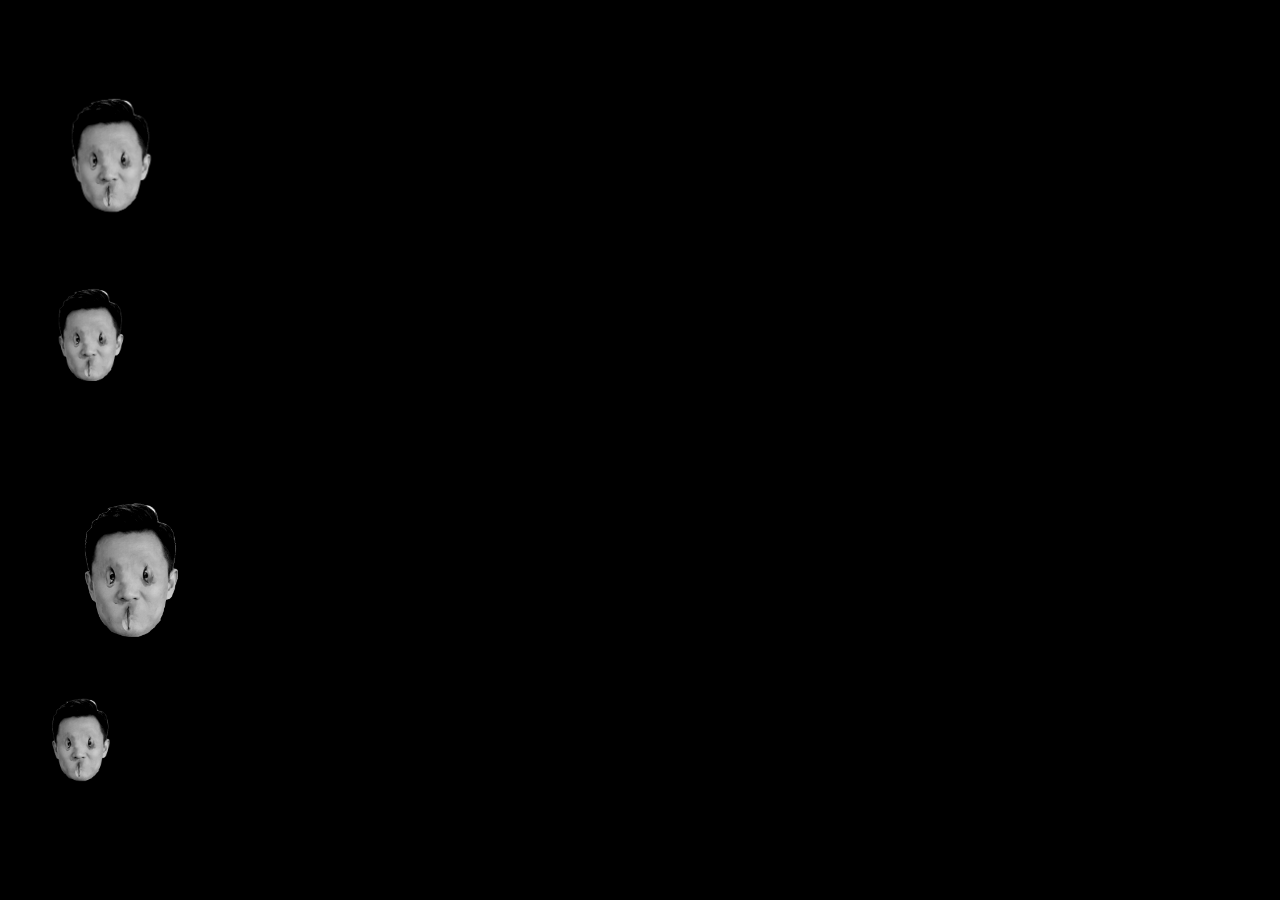
<file: black.html>
<!DOCTYPE html>
<html lang="zh-CN">
<head>
  <meta charset="UTF-8">
  <meta name="viewport" content="width=device-width, initial-scale=1.0">
  <title></title>
  <style>
    html, body {
      margin: 0;
      padding: 0;
      width: 100%;
      height: 100%;
      background: #000;
      overflow: hidden;
    }

    .heads {
      position: relative;
      width: 100%;
      height: 100%;
    }

    .head {
      position: absolute;
      left: 0;
      display: block;
      width: 220px;
      height: 220px;
      border-radius: 50%;
      overflow: hidden;
      cursor: pointer;
      will-change: transform;
    }

    .head img {
      width: 100%;
      height: 100%;
      object-fit: cover;
      object-position: center 18%;
      pointer-events: none;
      filter: grayscale(1) contrast(1.25) brightness(0.88);
      animation: shake 0.12s linear infinite;
    }

    .head-2 img { animation-delay: -0.04s; }
    .head-3 img { animation-delay: -0.08s; }
    .head-4 img { animation-delay: -0.02s; }

    .head-1 {
      top: 6%;
      animation: drift 4s linear infinite alternate;
    }

    .head-2 {
      top: 28%;
      width: 180px;
      height: 180px;
      animation: drift 5.5s linear infinite alternate;
      animation-delay: -2s;
    }

    .head-3 {
      top: 50%;
      width: 260px;
      height: 260px;
      animation: drift 3.5s linear infinite alternate;
      animation-delay: -1s;
    }

    .head-4 {
      top: 74%;
      width: 160px;
      height: 160px;
      animation: drift 5s linear infinite alternate;
      animation-delay: -3s;
    }

    @keyframes drift {
      from { transform: translateX(0); }
      to { transform: translateX(calc(100vw - 100%)); }
    }

    @keyframes shake {
      0%, 100% { transform: translate(0, 0); }
      20% { transform: translate(-3px, 2px); }
      40% { transform: translate(3px, -2px); }
      60% { transform: translate(-2px, -3px); }
      80% { transform: translate(2px, 3px); }
    }
  </style>
</head>
<body>
  <div class="heads">
    <a class="head head-1" href="head-1.html"><img src="酒店经理.png" alt=""></a>
    <a class="head head-2" href="head-2.html"><img src="酒店经理.png" alt=""></a>
    <a class="head head-3" href="head-3.html"><img src="酒店经理.png" alt=""></a>
    <a class="head head-4" href="head-4.html"><img src="酒店经理.png" alt=""></a>
  </div>
</body>
</html>
</file>
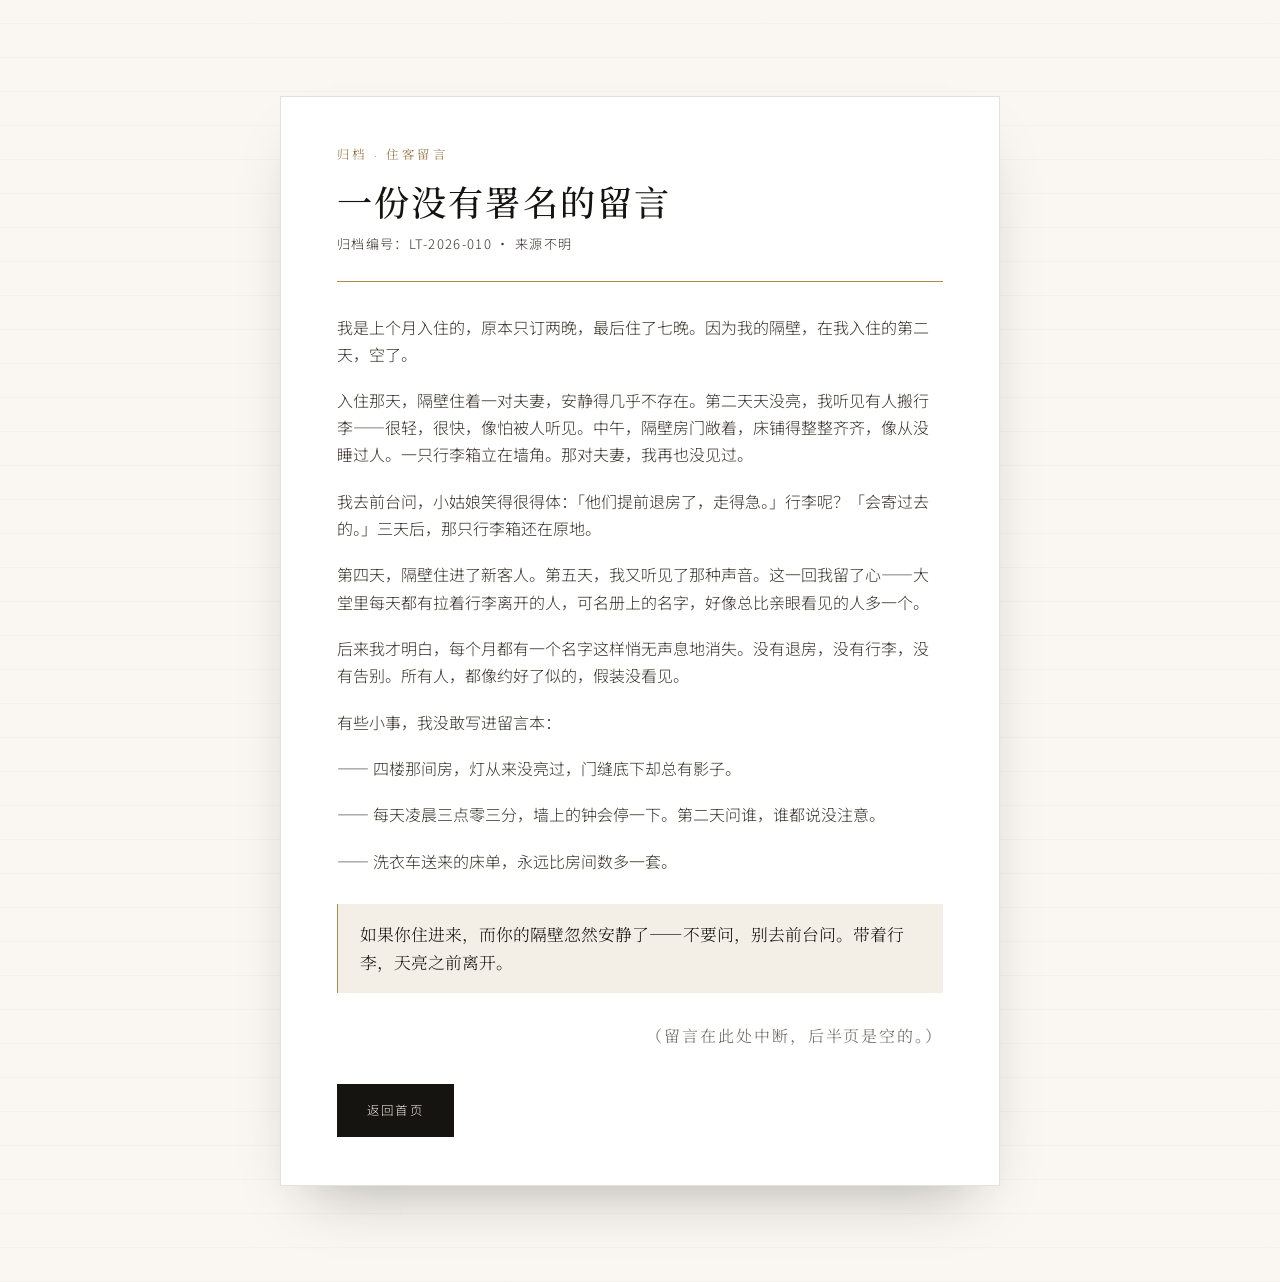
<file: doc.html>
<!DOCTYPE html>
<html lang="zh-CN">
<head>
  <meta charset="UTF-8">
  <meta name="viewport" content="width=device-width, initial-scale=1.0">
  <title>利特酒店 · 住客留言</title>
  <meta name="robots" content="noindex, nofollow">
  <link rel="preconnect" href="https://fonts.googleapis.com">
  <link rel="preconnect" href="https://fonts.gstatic.com" crossorigin>
  <link href="https://fonts.googleapis.com/css2?family=Cormorant+Garamond:ital,wght@0,400;0,500;0,600;1,400&family=Noto+Sans+SC:wght@300;400;500&family=Noto+Serif+SC:wght@400;500;600;700&display=swap" rel="stylesheet">
  <link rel="stylesheet" href="css/styles.css">
  <link rel="icon" href="data:image/svg+xml,<svg xmlns='http://www.w3.org/2000/svg' viewBox='0 0 100 100'><text y='.9em' font-size='90'>特</text></svg>">
</head>
<body class="doc-page">
  <main class="doc">
    <header class="doc-head">
      <p class="eyebrow">归档 · 住客留言</p>
      <h1>一份没有署名的留言</h1>
      <p class="doc-no">归档编号：LT-2026-010 · 来源不明</p>
    </header>

    <article class="doc-body">
      <p>我是上个月入住的，原本只订两晚，最后住了七晚。因为我的隔壁，在我入住的第二天，空了。</p>

      <p>入住那天，隔壁住着一对夫妻，安静得几乎不存在。第二天天没亮，我听见有人搬行李——很轻，很快，像怕被人听见。中午，隔壁房门敞着，床铺得整整齐齐，像从没睡过人。一只行李箱立在墙角。那对夫妻，我再也没见过。</p>

      <p>我去前台问，小姑娘笑得很得体：「他们提前退房了，走得急。」行李呢？「会寄过去的。」三天后，那只行李箱还在原地。</p>

      <p>第四天，隔壁住进了新客人。第五天，我又听见了那种声音。这一回我留了心——大堂里每天都有拉着行李离开的人，可名册上的名字，好像总比亲眼看见的人多一个。</p>

      <p>后来我才明白，每个月都有一个名字这样悄无声息地消失。没有退房，没有行李，没有告别。所有人，都像约好了似的，假装没看见。</p>

      <p>有些小事，我没敢写进留言本：</p>

      <p>—— 四楼那间房，灯从来没亮过，门缝底下却总有影子。</p>
      <p>—— 每天凌晨三点零三分，墙上的钟会停一下。第二天问谁，谁都说没注意。</p>
      <p>—— 洗衣车送来的床单，永远比房间数多一套。</p>

      <blockquote>如果你住进来，而你的隔壁忽然安静了——不要问，别去前台问。带着行李，天亮之前离开。</blockquote>

      <p class="doc-continue">（留言在此处中断，后半页是空的。）</p>
    </article>

    <footer class="doc-foot">
      <a class="btn btn-dark" href="index.html">返回首页</a>
    </footer>
  </main>
</body>
</html>
</file>
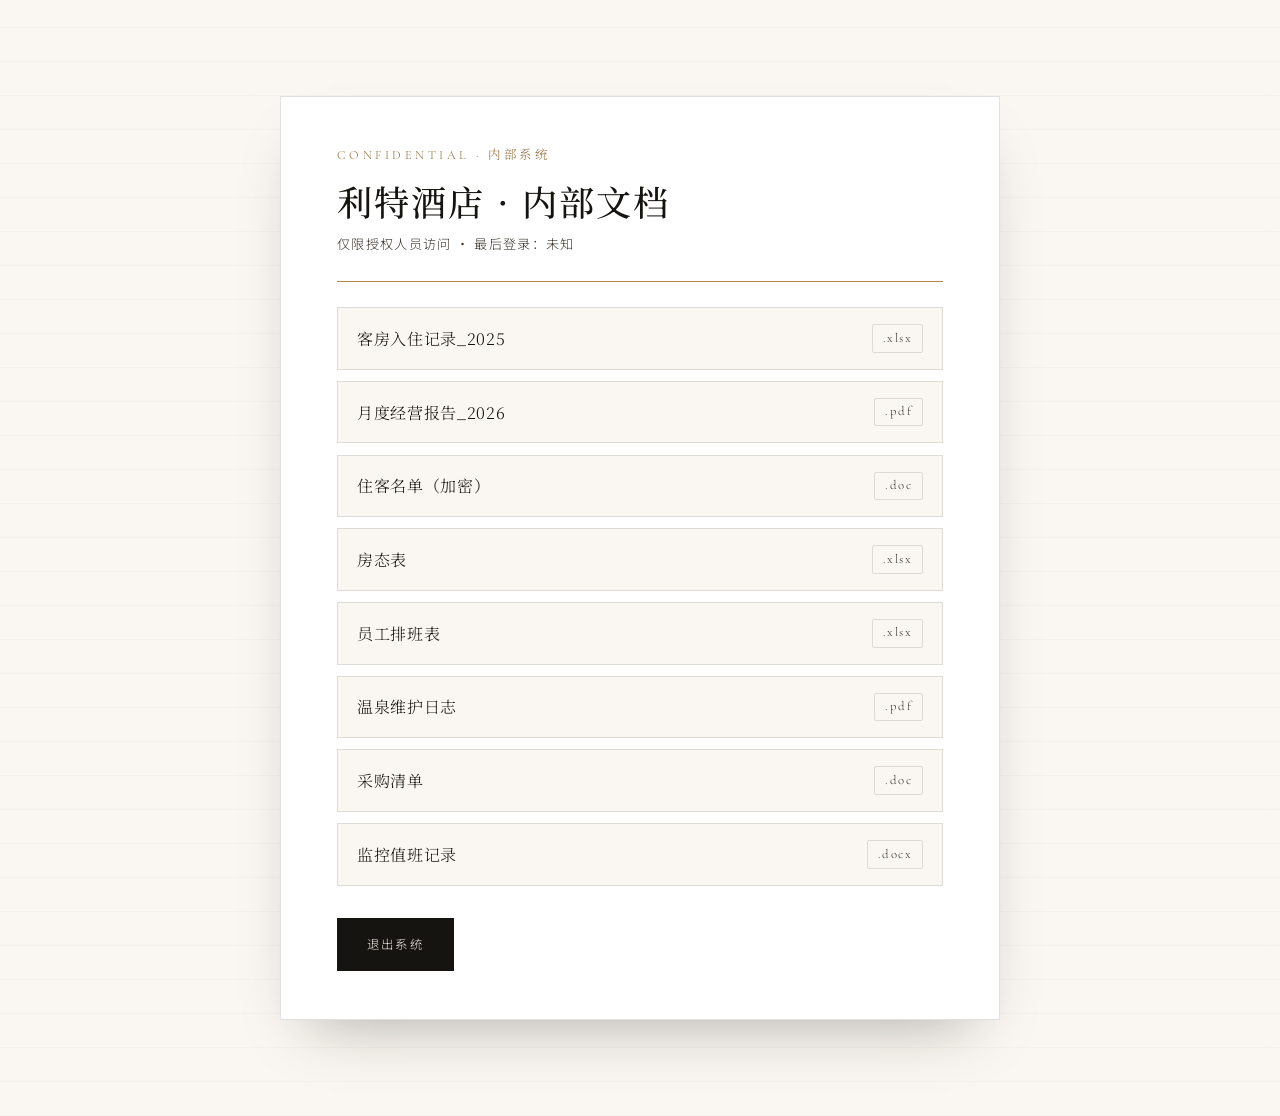
<file: docs.html>
<!DOCTYPE html>
<html lang="zh-CN">
<head>
  <meta charset="UTF-8">
  <meta name="viewport" content="width=device-width, initial-scale=1.0">
  <title>利特酒店 · 内部文档</title>
  <meta name="robots" content="noindex, nofollow">
  <link rel="preconnect" href="https://fonts.googleapis.com">
  <link rel="preconnect" href="https://fonts.gstatic.com" crossorigin>
  <link href="https://fonts.googleapis.com/css2?family=Cormorant+Garamond:ital,wght@0,400;0,500;0,600;1,400&family=Noto+Sans+SC:wght@300;400;500&family=Noto+Serif+SC:wght@400;500;600;700&display=swap" rel="stylesheet">
  <link rel="stylesheet" href="css/styles.css">
  <link rel="icon" href="data:image/svg+xml,<svg xmlns='http://www.w3.org/2000/svg' viewBox='0 0 100 100'><text y='.9em' font-size='90'>特</text></svg>">
</head>
<body class="doc-page">
  <main class="docs">
    <header class="docs-head">
      <p class="eyebrow">Confidential · 内部系统</p>
      <h1>利特酒店 · 内部文档</h1>
      <p class="doc-no">仅限授权人员访问 · 最后登录：未知</p>
    </header>

    <ul class="docs-list" id="docsList">
      <li><button class="doc-item" type="button"><span class="doc-item-name">客房入住记录_2025</span><span class="doc-item-ext">.xlsx</span></button></li>
      <li><button class="doc-item" type="button"><span class="doc-item-name">月度经营报告_2026</span><span class="doc-item-ext">.pdf</span></button></li>
      <li><button class="doc-item" type="button"><span class="doc-item-name">住客名单（加密）</span><span class="doc-item-ext">.doc</span></button></li>
      <li><button class="doc-item" type="button"><span class="doc-item-name">房态表</span><span class="doc-item-ext">.xlsx</span></button></li>
      <li><button class="doc-item" type="button"><span class="doc-item-name">员工排班表</span><span class="doc-item-ext">.xlsx</span></button></li>
      <li><button class="doc-item" type="button"><span class="doc-item-name">温泉维护日志</span><span class="doc-item-ext">.pdf</span></button></li>
      <li><button class="doc-item" type="button"><span class="doc-item-name">采购清单</span><span class="doc-item-ext">.doc</span></button></li>
      <li><button class="doc-item" type="button"><span class="doc-item-name">监控值班记录</span><span class="doc-item-ext">.docx</span></button></li>
    </ul>

    <footer class="docs-foot">
      <a class="btn btn-dark" href="index.html">退出系统</a>
    </footer>
  </main>

  <div class="modal-overlay" id="modal" hidden>
    <div class="modal" role="dialog" aria-modal="true" aria-labelledby="modalTitle">
      <p class="modal-icon" aria-hidden="true">⚠</p>
      <h2 id="modalTitle">文档已损坏</h2>
      <p class="modal-text">该文档无法打开。是否下载保留的旧版本？</p>
      <div class="modal-actions">
        <button class="btn btn-dark" id="modalNo" type="button">否</button>
        <button class="btn btn-gold" id="modalYes" type="button">是</button>
      </div>
    </div>
  </div>

  <script>
    const items = document.querySelectorAll(".doc-item");
    const modal = document.getElementById("modal");
    const modalNo = document.getElementById("modalNo");
    const modalYes = document.getElementById("modalYes");

    items.forEach((item) => {
      item.addEventListener("click", () => {
        modal.hidden = false;
      });
    });

    modalNo.addEventListener("click", () => {
      modal.hidden = true;
    });

    modal.addEventListener("click", (event) => {
      if (event.target === modal) modal.hidden = true;
    });

    modalYes.addEventListener("click", () => {
      const link = document.createElement("a");
      link.href = "assets/old-archive.zip";
      link.download = "old-archive.zip";
      document.body.appendChild(link);
      link.click();
      link.remove();
      modal.hidden = true;
    });
  </script>
</body>
</html>
</file>
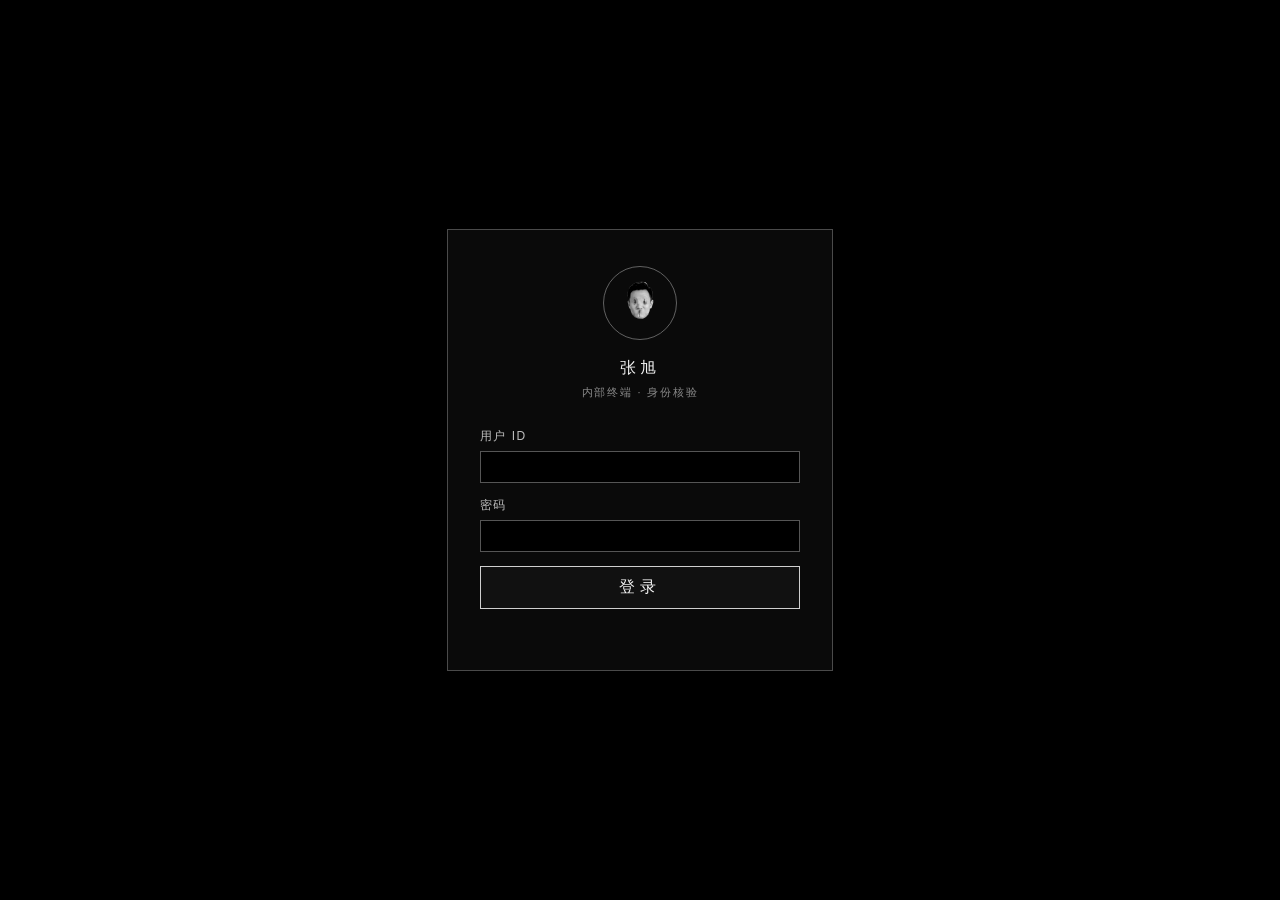
<file: head-1.html>
<!DOCTYPE html>
<html lang="zh-CN">
<head>
  <meta charset="UTF-8">
  <meta name="viewport" content="width=device-width, initial-scale=1.0">
  <title>内部登录</title>
  <style>
    html, body {
      margin: 0;
      min-height: 100%;
      background: #000;
      color: #d0d0d0;
      font-family: "Microsoft YaHei", "SimHei", sans-serif;
    }

    body {
      display: grid;
      place-items: center;
      min-height: 100vh;
    }

    .login {
      width: 320px;
      padding: 36px 32px 28px;
      border: 1px solid #4a4a4a;
      background: #0a0a0a;
    }

    .login-face {
      display: block;
      width: 72px;
      height: 72px;
      margin: 0 auto 18px;
      border-radius: 50%;
      object-fit: cover;
      object-position: center 18%;
      filter: grayscale(1) contrast(1.2);
      border: 1px solid #666;
    }

    h1 {
      margin: 0 0 6px;
      font-size: 16px;
      font-weight: 400;
      letter-spacing: 0.28em;
      text-align: center;
      color: #f2f2f2;
    }

    .sub {
      margin: 0 0 28px;
      text-align: center;
      font-size: 11px;
      letter-spacing: 0.16em;
      color: #888;
    }

    label {
      display: block;
      margin-bottom: 14px;
      font-size: 12px;
      letter-spacing: 0.12em;
      color: #bdbdbd;
    }

    input {
      display: block;
      width: 100%;
      margin-top: 6px;
      padding: 8px 10px;
      box-sizing: border-box;
      border: 1px solid #555;
      background: #000;
      color: #f0f0f0;
      font: inherit;
      outline: none;
    }

    input:focus {
      border-color: #ccc;
    }

    button {
      display: block;
      width: 100%;
      margin-top: 8px;
      padding: 10px;
      border: 1px solid #cfcfcf;
      background: #111;
      color: #f5f5f5;
      font: inherit;
      letter-spacing: 0.32em;
      cursor: pointer;
    }

    button:hover {
      background: #f5f5f5;
      color: #111;
    }

    .status {
      min-height: 1.6em;
      margin: 14px 0 0;
      text-align: center;
      font-size: 12px;
      color: #9a9a9a;
    }
  </style>
</head>
<body>
  <form class="login" id="loginForm">
    <img class="login-face" src="酒店经理.png" alt="">
    <h1>张旭</h1>
    <p class="sub">内部终端 · 身份核验</p>
    <label>
      用户 ID
      <input type="text" name="uid" autocomplete="off" spellcheck="false">
    </label>
    <label>
      密码
      <input type="password" name="pwd" autocomplete="off">
    </label>
    <button type="submit">登录</button>
    <p class="status" id="status" role="status"></p>
  </form>
  <script>
    const form = document.getElementById("loginForm");
    const status = document.getElementById("status");

    form.addEventListener("submit", (event) => {
      event.preventDefault();
      const uid = form.uid.value.trim();
      const pwd = form.pwd.value.trim();

      if (!uid || !pwd) {
        status.textContent = "请输入用户 ID 与密码。";
        return;
      }

      status.textContent = "核验失败。";
    });
  </script>
</body>
</html>
</file>
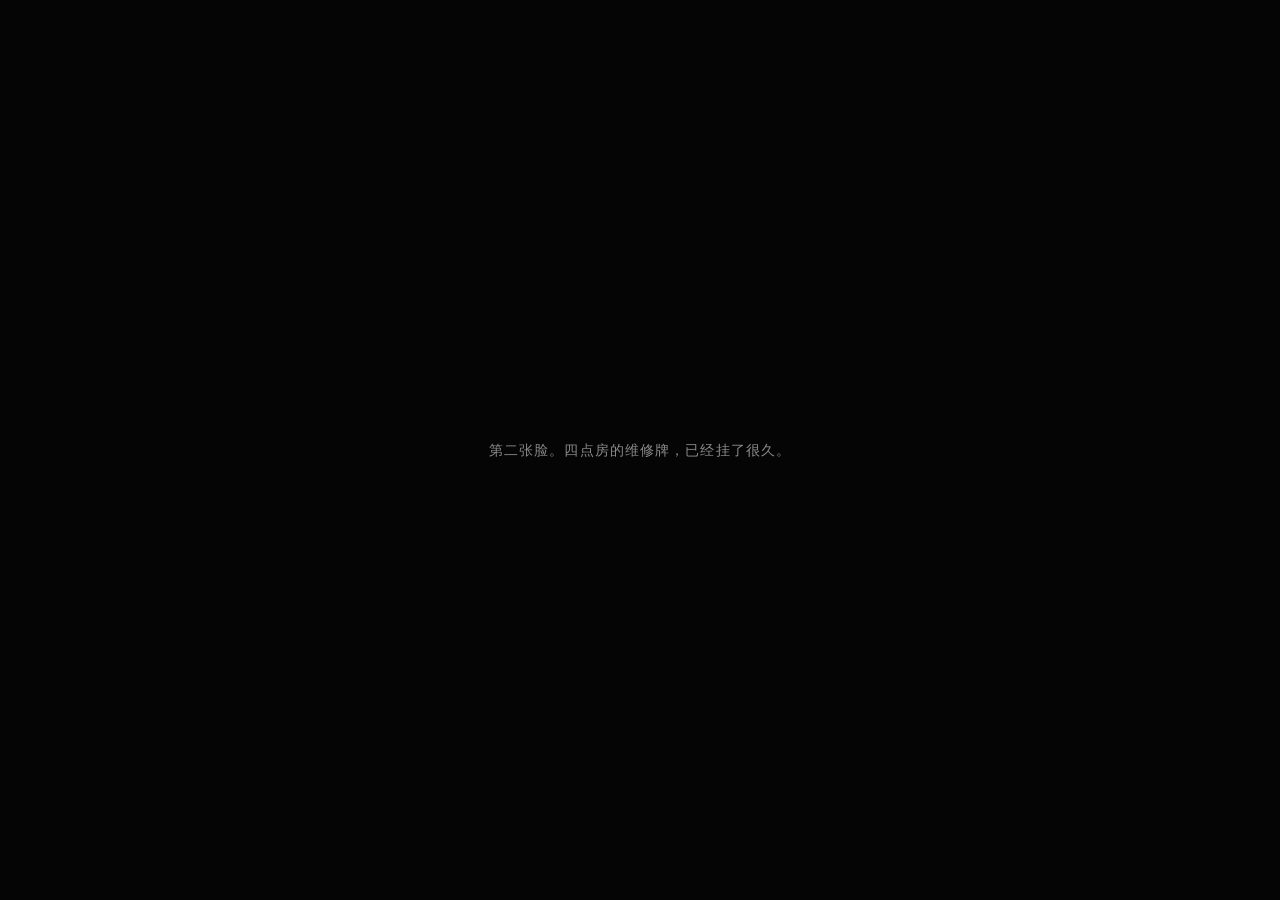
<file: head-2.html>
<!DOCTYPE html>
<html lang="zh-CN">
<head>
  <meta charset="UTF-8">
  <meta name="viewport" content="width=device-width, initial-scale=1.0">
  <title></title>
  <style>
    html, body {
      margin: 0;
      height: 100%;
      background: #050505;
      color: #8a8a8a;
      font-family: "Microsoft YaHei", "SimSun", sans-serif;
      font-size: 14px;
      display: grid;
      place-items: center;
    }
    p { max-width: 28em; line-height: 2; letter-spacing: 0.08em; }
  </style>
</head>
<body>
  <p>第二张脸。四点房的维修牌，已经挂了很久。</p>
</body>
</html>
</file>
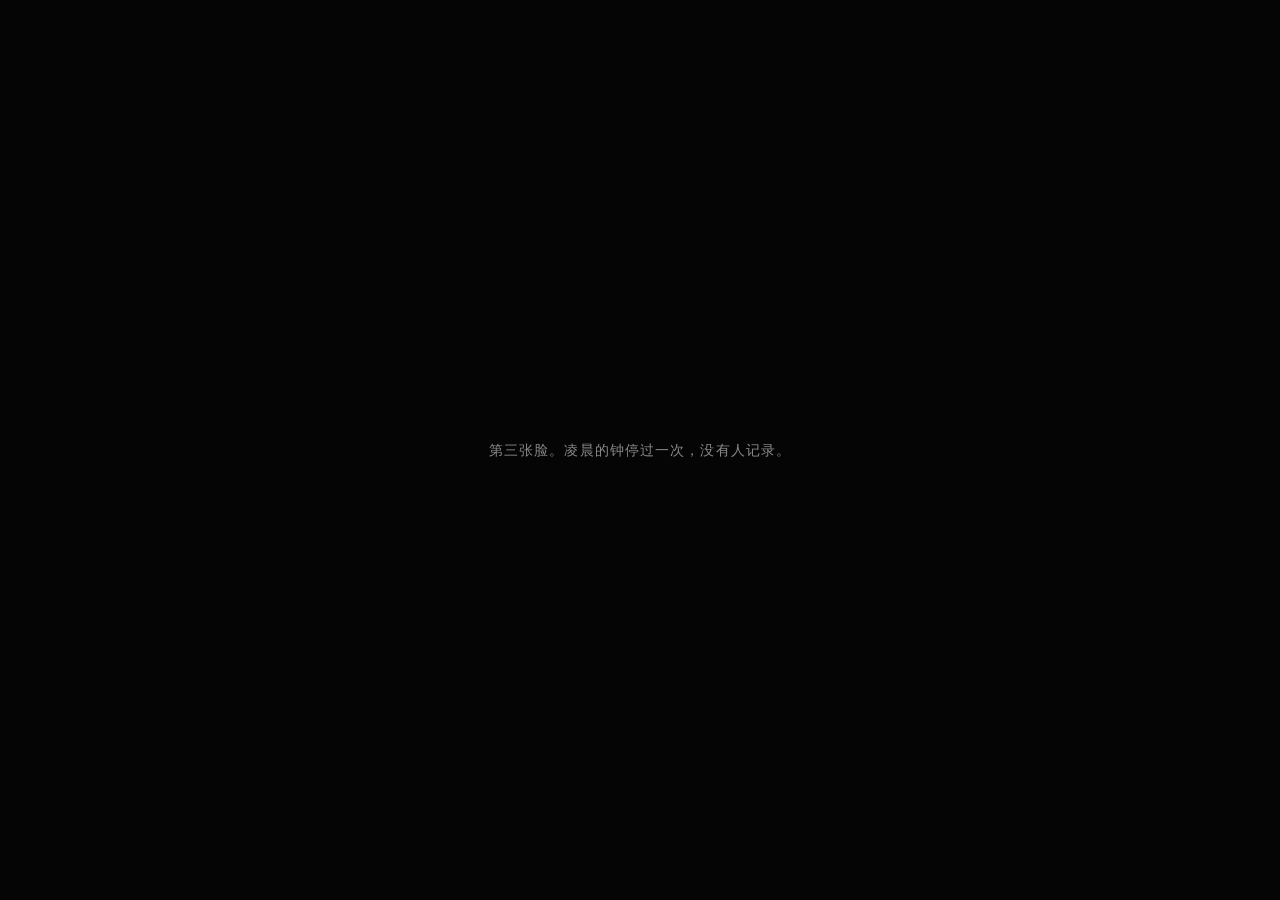
<file: head-3.html>
<!DOCTYPE html>
<html lang="zh-CN">
<head>
  <meta charset="UTF-8">
  <meta name="viewport" content="width=device-width, initial-scale=1.0">
  <title></title>
  <style>
    html, body {
      margin: 0;
      height: 100%;
      background: #050505;
      color: #8a8a8a;
      font-family: "Microsoft YaHei", "SimSun", sans-serif;
      font-size: 14px;
      display: grid;
      place-items: center;
    }
    p { max-width: 28em; line-height: 2; letter-spacing: 0.08em; }
  </style>
</head>
<body>
  <p>第三张脸。凌晨的钟停过一次，没有人记录。</p>
</body>
</html>
</file>
<file: css/styles.css>
:root {
  --ink: #161410;
  --ink-soft: #3a342c;
  --cream: #f3eee6;
  --paper: #faf7f2;
  --gold: #b0894d;
  --gold-deep: #8c6a35;
  --line: rgba(22, 20, 16, 0.12);
  --serif: "Noto Serif SC", "Songti SC", serif;
  --sans: "Noto Sans SC", "PingFang SC", sans-serif;
  --latin: "Cormorant Garamond", "Noto Serif SC", serif;
  --ease: cubic-bezier(0.22, 1, 0.36, 1);
}

*,
*::before,
*::after {
  box-sizing: border-box;
  margin: 0;
  padding: 0;
}

html {
  scroll-behavior: smooth;
}

body {
  font-family: var(--sans);
  font-weight: 300;
  color: var(--ink);
  background: var(--paper);
  line-height: 1.7;
  overflow-x: hidden;
}

body.menu-open {
  overflow: hidden;
}

.cursor {
  display: none;
}

.era-bar {
  display: none;
}

.era-morse {
  display: none;
}

img {
  max-width: 100%;
  display: block;
  object-fit: cover;
}

a {
  color: inherit;
  text-decoration: none;
}

button,
input,
select,
textarea {
  font: inherit;
  color: inherit;
}

.eyebrow {
  font-family: var(--latin);
  letter-spacing: 0.28em;
  text-transform: uppercase;
  font-size: 0.78rem;
  color: var(--gold-deep);
  margin-bottom: 0.8rem;
}

.num {
  display: block;
  font-family: var(--latin);
  letter-spacing: 0.2em;
  color: var(--gold);
  margin-bottom: 1.2rem;
}

h1,
h2,
h3 {
  font-family: var(--serif);
  font-weight: 500;
  line-height: 1.25;
  letter-spacing: 0.06em;
}

.btn {
  display: inline-flex;
  align-items: center;
  justify-content: center;
  padding: 0.95rem 1.8rem;
  border: 1px solid transparent;
  letter-spacing: 0.18em;
  font-size: 0.78rem;
  cursor: pointer;
  transition: 0.4s var(--ease);
}

.btn-light {
  color: var(--cream);
  border-color: rgba(243, 238, 230, 0.55);
  background: transparent;
}

.btn-light:hover {
  background: var(--cream);
  color: var(--ink);
}

.btn-dark {
  background: var(--ink);
  color: var(--cream);
}

.btn-dark:hover {
  background: var(--gold-deep);
}

.btn-gold {
  width: 100%;
  background: var(--gold);
  color: var(--paper);
  border: 0;
}

.btn-gold:hover {
  background: var(--gold-deep);
}

.plain-list {
  list-style: none;
  margin: 1.6rem 0;
}

.plain-list li {
  padding: 0.55rem 0;
  border-bottom: 1px solid var(--line);
}

.site-header {
  position: fixed;
  inset: 0 0 auto;
  z-index: 40;
  display: flex;
  align-items: center;
  justify-content: space-between;
  padding: 1.2rem 2.4rem;
  color: var(--cream);
  transition: 0.45s var(--ease);
}

.site-header.scrolled,
.site-header.open {
  background: rgba(22, 20, 16, 0.88);
  backdrop-filter: blur(16px);
  color: var(--cream);
}

.logo {
  display: flex;
  align-items: center;
  gap: 0.7rem;
}

.logo-mark {
  width: 36px;
  height: 36px;
  display: grid;
  place-items: center;
  border: 1px solid currentColor;
  font-family: var(--serif);
  font-size: 1.05rem;
}

.logo-text {
  font-family: var(--latin);
  letter-spacing: 0.22em;
  font-size: 0.85rem;
}

.nav {
  display: flex;
  align-items: center;
  gap: 1.8rem;
  font-size: 0.86rem;
  letter-spacing: 0.12em;
}

.nav a {
  position: relative;
}

.nav a:hover {
  color: var(--gold);
}

.nav-cta {
  border: 1px solid currentColor;
  padding: 0.45rem 0.9rem;
}

/* 解谜数字徽章 */
.nav .puzzle-badge {
  position: absolute;
  left: 50%;
  top: calc(100% + 6px);
  transform: translateX(-50%);
  min-width: 22px;
  height: 22px;
  padding: 0 5px;
  display: grid;
  place-items: center;
  border: 1px solid var(--gold);
  border-radius: 50%;
  font-family: var(--latin);
  font-size: 0.8rem;
  line-height: 1;
  color: var(--cream);
  background: transparent;
  opacity: 0;
  pointer-events: none;
  transition: opacity 0.4s var(--ease), background 0.4s var(--ease), color 0.4s var(--ease);
}

.nav.puzzle-active .puzzle-badge {
  opacity: 1;
}

.nav.puzzle-active a.done .puzzle-badge {
  background: var(--gold);
  color: var(--paper);
}

.menu-toggle {
  display: none;
  width: 42px;
  height: 42px;
  border: 0;
  background: transparent;
  position: relative;
}

.menu-toggle span {
  position: absolute;
  left: 10px;
  right: 10px;
  height: 1px;
  background: currentColor;
}

.menu-toggle span:first-child { top: 16px; }
.menu-toggle span:last-child { bottom: 16px; }

.hero {
  position: relative;
  min-height: 100vh;
  color: var(--cream);
  display: grid;
  align-items: end;
  padding: 8rem 6vw 4.5rem;
}

.hero-media {
  position: absolute;
  inset: 0;
}

.hero-media img {
  width: 100%;
  height: 100%;
}

.hero-veil {
  position: absolute;
  inset: 0;
  background:
    linear-gradient(180deg, rgba(16, 14, 10, 0.28) 0%, rgba(16, 14, 10, 0.55) 100%),
    linear-gradient(90deg, rgba(16, 14, 10, 0.35), transparent 45%);
}

.hero-side {
  position: absolute;
  left: 1.4rem;
  top: 50%;
  transform: translateY(-50%) rotate(-90deg);
  transform-origin: left center;
  letter-spacing: 0.42em;
  font-family: var(--latin);
  font-size: 0.78rem;
  opacity: 0.72;
}

.hero-copy {
  position: relative;
  max-width: 720px;
}

.hero h1 {
  font-size: clamp(2.6rem, 6vw, 5.2rem);
  margin-bottom: 1.2rem;
}

.hero-lead {
  max-width: 28rem;
  margin-bottom: 2rem;
  font-size: 1.02rem;
  color: rgba(243, 238, 230, 0.86);
}

.scroll-hint {
  position: absolute;
  right: 6vw;
  bottom: 4.5rem;
  display: flex;
  flex-direction: column;
  align-items: center;
  gap: 0.7rem;
  font-size: 0.72rem;
  letter-spacing: 0.2em;
}

.scroll-hint i {
  width: 1px;
  height: 48px;
  background: currentColor;
  animation: drip 1.8s var(--ease) infinite;
}

@keyframes drip {
  0% { transform: scaleY(0); transform-origin: top; opacity: 0; }
  40% { transform: scaleY(1); opacity: 1; }
  100% { transform: scaleY(1); transform-origin: bottom; opacity: 0; }
}

.story,
.rooms,
.moments,
.stay {
  padding: 7.5rem 6vw;
}

.story-grid {
  display: grid;
  grid-template-columns: 1fr 1.15fr;
  gap: 4rem;
  align-items: start;
  margin-bottom: 4rem;
}

.story h2,
.dining h2,
.wellness h2,
.visit h2,
.stay h2,
.section-head h2 {
  font-size: clamp(1.8rem, 3.4vw, 2.8rem);
}

.story-body p + p {
  margin-top: 1.1rem;
}

.story-body blockquote {
  margin-top: 1.8rem;
  padding-left: 1.2rem;
  border-left: 1px solid var(--gold);
  font-family: var(--serif);
  font-size: 1.15rem;
  color: var(--ink-soft);
}

.story-photo figcaption {
  margin-top: 0.8rem;
  font-size: 0.82rem;
  letter-spacing: 0.08em;
  color: var(--ink-soft);
}

.story-photo img,
.dining-visual img,
.wellness-visual img,
.visit-map img,
.room-image img,
.moment-grid img {
  width: 100%;
  height: 100%;
}

.story-photo img {
  height: min(72vh, 760px);
}

.section-head {
  max-width: 640px;
  margin-bottom: 3.5rem;
}

.section-lead {
  margin-top: 1rem;
  color: var(--ink-soft);
}

.room {
  background: #fff;
}

.room.featured {
  display: grid;
  grid-template-columns: 1.35fr 1fr;
  margin-bottom: 1.2rem;
  min-height: 520px;
}

.room-row {
  display: grid;
  grid-template-columns: 1fr 1fr;
  gap: 1.2rem;
}

.room-image {
  overflow: hidden;
  min-height: 280px;
}

.room-image img {
  height: 100%;
  transition: transform 1.1s var(--ease);
}

.room:hover .room-image img {
  transform: scale(1.05);
}

.room-info {
  padding: 2rem;
  display: flex;
  flex-direction: column;
}

.room-info h3 {
  font-size: 1.6rem;
  margin-bottom: 0.7rem;
}

.room-info ul {
  list-style: none;
  margin: 1.2rem 0 auto;
  color: var(--ink-soft);
  font-size: 0.92rem;
}

.room-foot {
  display: flex;
  justify-content: space-between;
  align-items: center;
  padding-top: 1.2rem;
  border-top: 1px solid var(--line);
  font-size: 0.92rem;
}

.room-foot a {
  letter-spacing: 0.12em;
  color: var(--gold-deep);
}

.dining,
.wellness,
.visit {
  display: grid;
  grid-template-columns: 1fr 1fr;
  min-height: 640px;
}

.dining-copy,
.wellness-copy,
.visit-copy {
  padding: 5rem 6vw;
  display: flex;
  flex-direction: column;
  justify-content: center;
}

.dining-visual,
.wellness-visual,
.visit-map {
  overflow: hidden;
  min-height: 420px;
}

.hours {
  margin-top: 2rem;
}

.hours div {
  display: grid;
  grid-template-columns: 5rem 1fr;
  gap: 1rem;
  padding: 0.7rem 0;
  border-top: 1px solid var(--line);
}

.hours dt {
  font-family: var(--serif);
}

.wellness {
  background: var(--cream);
}

.moments {
  background: var(--ink);
  color: var(--cream);
}

.moments .section-lead,
.moments .eyebrow {
  color: rgba(243, 238, 230, 0.7);
}

.moment-grid {
  display: grid;
  grid-template-columns: repeat(4, 1fr);
  gap: 1.2rem;
}

.moment-grid article h3 {
  margin: 1rem 0 0.4rem;
}

.moment-grid img {
  height: 280px;
  filter: saturate(0.85);
}

/* ---------- 文档页 ---------- */
.doc-page {
  min-height: 100vh;
  background:
    repeating-linear-gradient(0deg, rgba(22, 20, 16, 0.025) 0 1px, transparent 1px 34px),
    var(--paper);
  display: grid;
  place-items: center;
  padding: 6rem 1.4rem;
}

.doc {
  width: min(720px, 100%);
  background: #fff;
  border: 1px solid var(--line);
  padding: 3rem 3.5rem;
  box-shadow: 0 30px 60px -30px rgba(22, 20, 16, 0.35);
}

.doc-head {
  border-bottom: 1px solid var(--gold);
  padding-bottom: 1.6rem;
  margin-bottom: 2rem;
}

.doc-head h1 {
  font-size: clamp(1.6rem, 3vw, 2.2rem);
}

.doc-no {
  margin-top: 0.6rem;
  font-size: 0.82rem;
  letter-spacing: 0.1em;
  color: var(--ink-soft);
}

.doc-body p {
  margin-bottom: 1.2rem;
  color: var(--ink-soft);
}

.doc-body blockquote {
  margin: 1.8rem 0;
  padding: 1rem 1.4rem;
  border-left: 1px solid var(--gold);
  background: var(--cream);
  font-family: var(--serif);
  font-size: 1.05rem;
  color: var(--ink);
}

.doc-continue {
  text-align: right;
  font-family: var(--serif);
  letter-spacing: 0.12em;
  color: var(--gold-deep);
  margin-top: 1.6rem;
  opacity: 0.75;
}

.doc-foot {
  display: flex;
  gap: 1rem;
  margin-top: 2.2rem;
}

.doc-foot .btn-gold {
  width: auto;
}

@media (max-width: 980px) {
  .doc {
    padding: 2rem 1.5rem;
  }

  .doc-foot {
    flex-direction: column;
  }

  .doc-foot .btn-gold {
    width: 100%;
  }
}

/* ---------- 内部文档系统 ---------- */
.docs {
  width: min(720px, 100%);
  background: #fff;
  border: 1px solid var(--line);
  padding: 3rem 3.5rem;
  box-shadow: 0 30px 60px -30px rgba(22, 20, 16, 0.35);
}

.docs-head {
  border-bottom: 1px solid var(--gold);
  padding-bottom: 1.6rem;
  margin-bottom: 1.6rem;
}

.docs-head h1 {
  font-size: clamp(1.6rem, 3vw, 2.2rem);
}

.docs-list {
  list-style: none;
  display: grid;
  gap: 0.7rem;
}

.doc-item {
  width: 100%;
  display: flex;
  align-items: center;
  justify-content: space-between;
  gap: 1rem;
  padding: 1rem 1.2rem;
  background: var(--paper);
  border: 1px solid var(--line);
  cursor: pointer;
  text-align: left;
  transition: 0.3s var(--ease);
}

.doc-item:hover {
  border-color: var(--gold);
  background: var(--cream);
}

.doc-item-name {
  font-family: var(--serif);
  letter-spacing: 0.04em;
}

.doc-item-ext {
  font-family: var(--latin);
  letter-spacing: 0.12em;
  color: var(--ink-soft);
  font-size: 0.8rem;
  padding: 0.15rem 0.6rem;
  border: 1px solid var(--line);
  border-radius: 2px;
  flex-shrink: 0;
}

.docs-foot {
  margin-top: 2rem;
}

/* ---------- 模态框 ---------- */
.modal-overlay {
  position: fixed;
  inset: 0;
  z-index: 60;
  display: grid;
  place-items: center;
  padding: 1.4rem;
  background: rgba(16, 14, 10, 0.6);
  backdrop-filter: blur(4px);
}

.modal-overlay[hidden] {
  display: none;
}

.modal {
  width: min(420px, 100%);
  background: #fff;
  border: 1px solid var(--line);
  padding: 2.2rem 2rem;
  text-align: center;
  box-shadow: 0 40px 80px -30px rgba(22, 20, 16, 0.5);
}

.modal-icon {
  font-size: 2rem;
  margin-bottom: 0.6rem;
}

.modal h2 {
  font-size: 1.4rem;
  margin-bottom: 0.8rem;
}

.modal-text {
  color: var(--ink-soft);
  margin-bottom: 1.6rem;
}

.modal-actions {
  display: flex;
  gap: 1rem;
  justify-content: center;
}

.modal-actions .btn {
  width: auto;
  min-width: 96px;
}

@media (max-width: 980px) {
  .docs {
    padding: 2rem 1.5rem;
  }

  .modal-actions {
    flex-direction: column;
  }

  .modal-actions .btn {
    width: 100%;
  }
}

.stay {
  display: grid;
  grid-template-columns: 0.9fr 1.1fr;
  gap: 4rem;
  background: var(--cream);
}

address {
  font-style: normal;
  margin-top: 2rem;
  line-height: 2;
}

address a {
  border-bottom: 1px solid var(--gold);
}

.stay-form {
  background: #fff;
  padding: 2.2rem;
  display: grid;
  gap: 1rem;
}

.stay-form label {
  display: grid;
  gap: 0.4rem;
  font-size: 0.82rem;
  letter-spacing: 0.08em;
}

.stay-form input,
.stay-form select,
.stay-form textarea {
  border: 1px solid var(--line);
  background: var(--paper);
  padding: 0.85rem 0.9rem;
  outline: none;
  font-size: 16px; /* 防止 iOS 聚焦时自动缩放 */
}

.stay-form input:focus,
.stay-form select:focus,
.stay-form textarea:focus {
  border-color: var(--gold);
}

.form-row {
  display: grid;
  grid-template-columns: 1fr 1fr;
  gap: 1rem;
}

.form-status {
  min-height: 1.4em;
  font-size: 0.9rem;
  color: var(--gold-deep);
}

.site-footer {
  background: var(--ink);
  color: var(--cream);
  padding: 3.5rem 6vw;
  display: grid;
  grid-template-columns: 1fr auto 1fr;
  align-items: end;
  gap: 2rem;
}

.footer-brand {
  display: flex;
  align-items: center;
  gap: 0.8rem;
}

.footer-quote {
  font-family: var(--serif);
  text-align: center;
}

.footer-copy {
  text-align: right;
  font-size: 0.82rem;
  opacity: 0.7;
}

@media (max-width: 980px) {
  .menu-toggle { display: block; }

  .nav {
    position: fixed;
    inset: 0;
    background: var(--ink);
    flex-direction: column;
    justify-content: center;
    gap: 1.6rem;
    font-size: 1.2rem;
    transform: translateX(100%);
    transition: transform 0.45s var(--ease);
  }

  .site-header.open .nav {
    transform: none;
  }

  .story-grid,
  .room.featured,
  .room-row,
  .dining,
  .wellness,
  .visit,
  .stay,
  .moment-grid,
  .site-footer {
    grid-template-columns: 1fr;
  }

  .hero {
    padding: 7rem 1.4rem 3.5rem;
  }

  .hero-side,
  .scroll-hint {
    display: none;
  }

  .story,
  .rooms,
  .moments,
  .stay,
  .dining-copy,
  .wellness-copy,
  .visit-copy {
    padding: 4.5rem 1.4rem;
  }

  .site-header {
    padding: 1rem 1.2rem;
  }

  .stay-form,
  .form-row {
    grid-template-columns: 1fr;
  }

  .footer-quote,
  .footer-copy {
    text-align: left;
  }

  .moment-grid img {
    height: 220px;
  }

  .nav .puzzle-badge {
    position: static;
    transform: none;
    display: inline-grid;
    margin-left: 0.6rem;
    vertical-align: middle;
  }

  .hero h1 {
    font-size: clamp(2.2rem, 9vw, 3rem);
  }

  .hero-lead {
    font-size: 0.95rem;
  }

  .doc-item {
    flex-wrap: wrap;
  }

  .doc-item-name {
    word-break: break-all;
  }

  .room-foot {
    flex-wrap: wrap;
    gap: 0.6rem;
  }

  .room-info {
    padding: 1.5rem;
  }

  .hours div {
    grid-template-columns: 1fr;
    gap: 0.2rem;
  }

  .story-photo img {
    height: 60vh;
  }

  .logo-text {
    letter-spacing: 0.12em;
    font-size: 0.78rem;
  }
}
</file>
